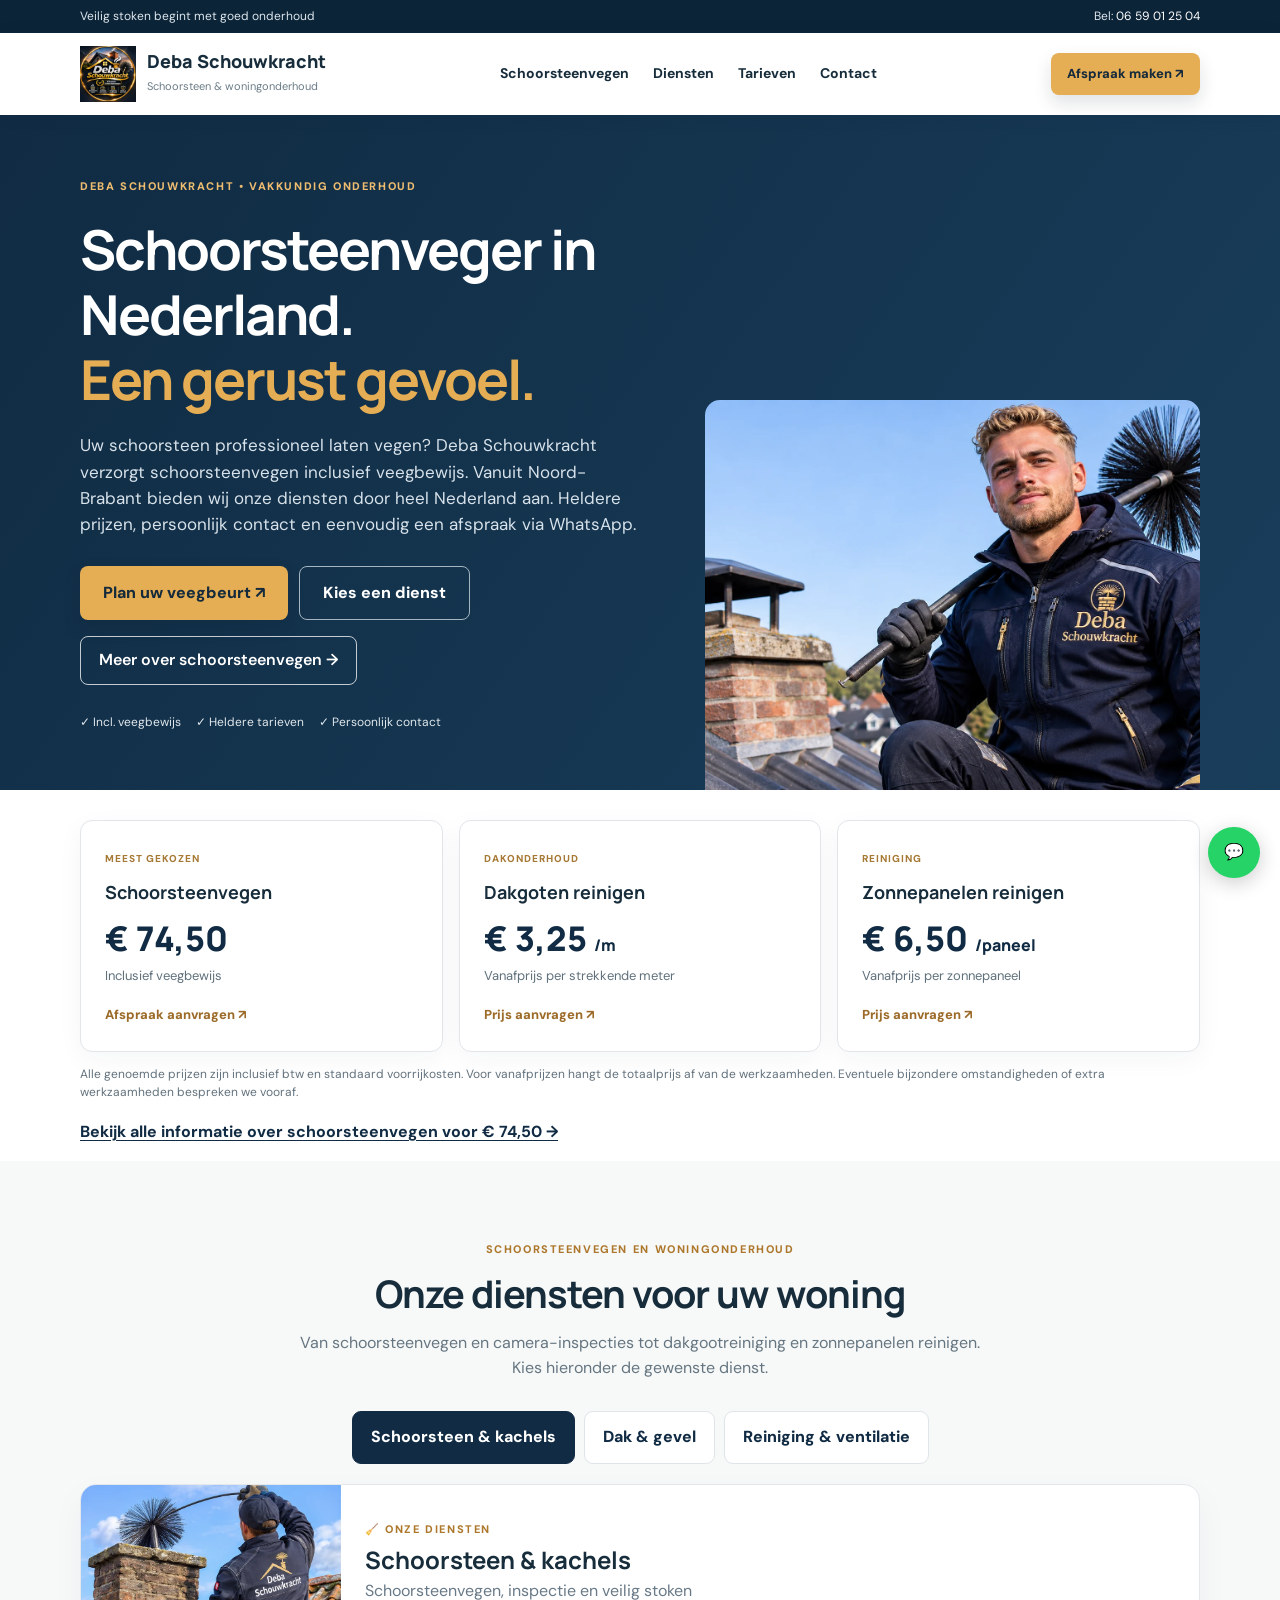
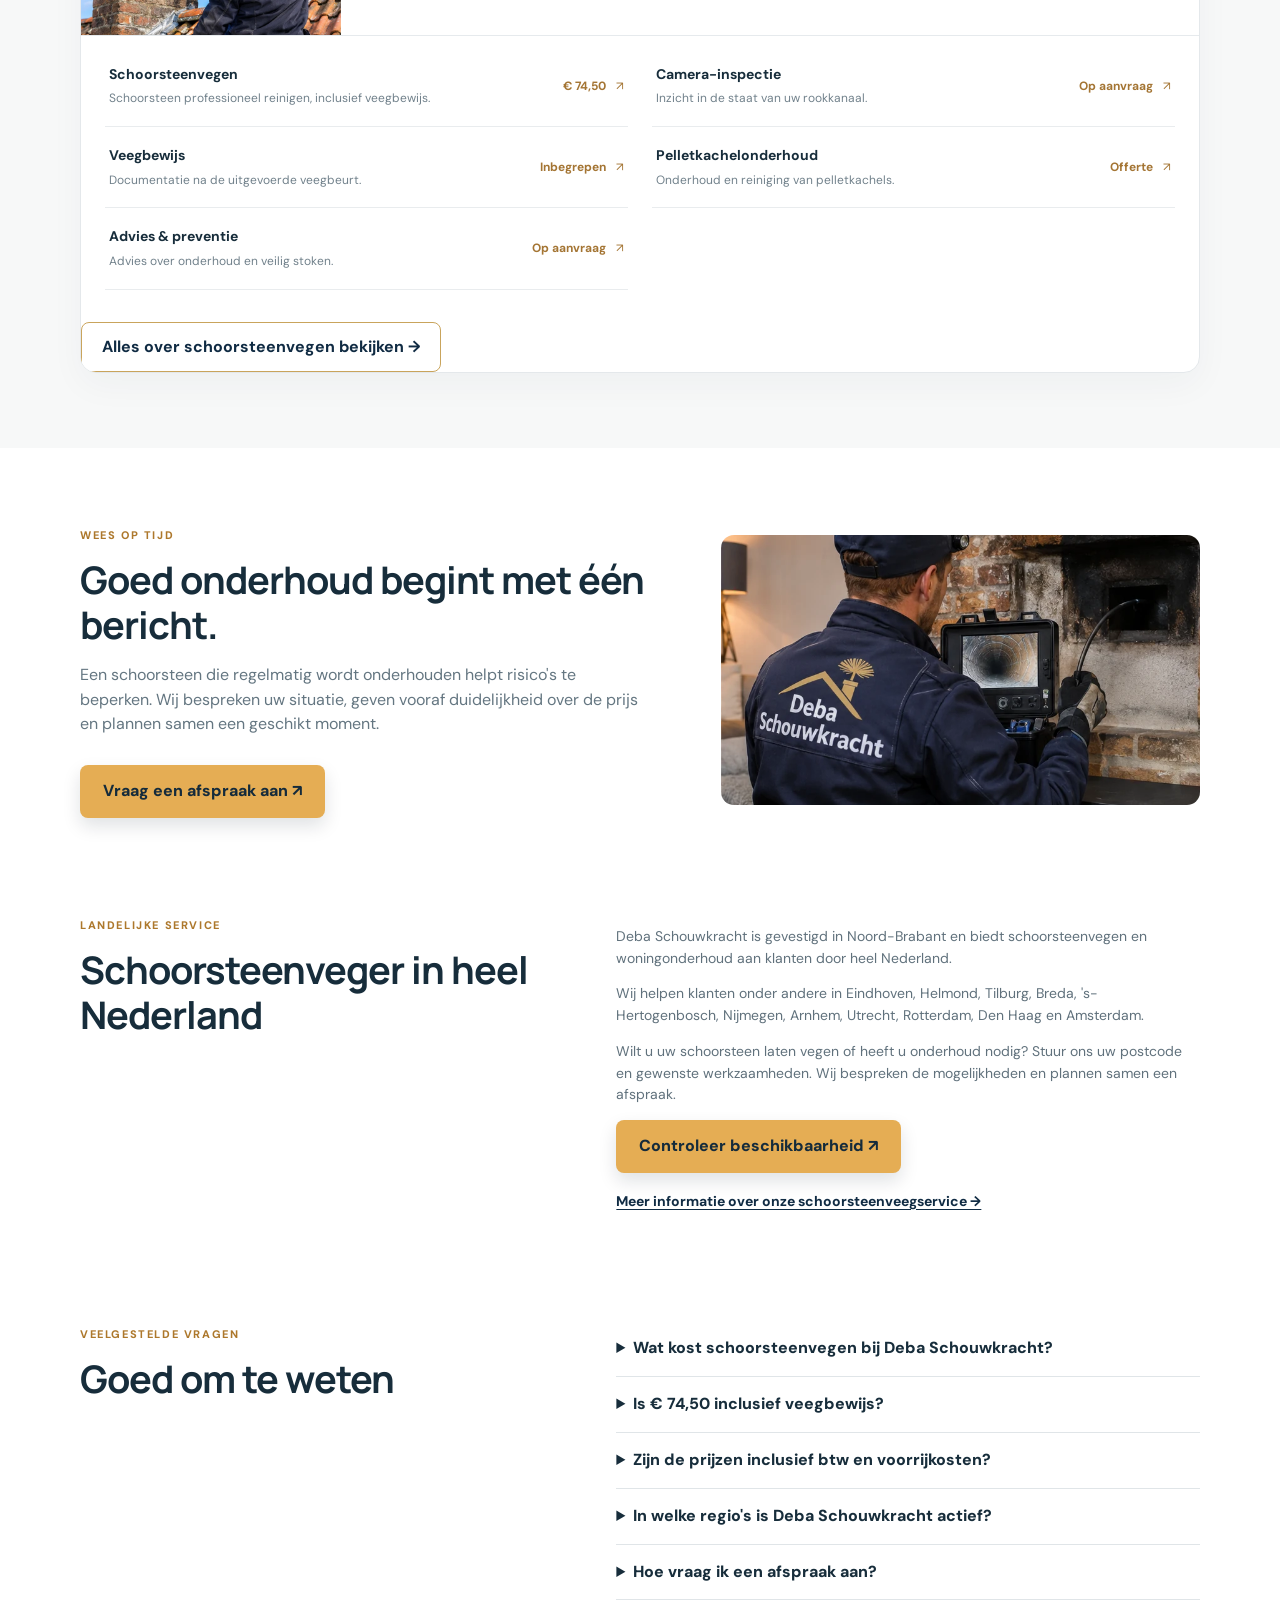
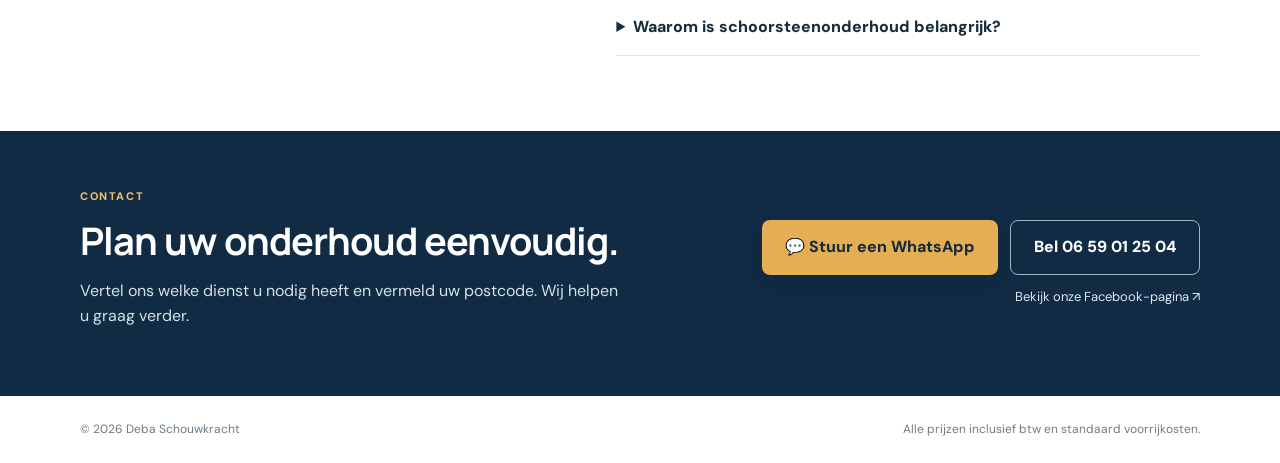
<file: index.html>
<!doctype html>
<html lang="nl">
<head>
  <meta charset="utf-8">
  <meta name="viewport" content="width=device-width, initial-scale=1">
  <meta name="theme-color" content="#102b43">

  <!-- SEO -->
  <title>Schoorsteenveger Nederland | Deba Schouwkracht</title>
  <meta name="description" content="Schoorsteen laten vegen? Deba Schouwkracht verzorgt schoorsteenvegen inclusief veegbewijs voor € 74,50. Vanuit Noord-Brabant actief door heel Nederland.">
  <meta name="robots" content="index, follow, max-image-preview:large">
  <link rel="canonical" href="https://debaschouwkracht.nl/">

  <!-- Social media -->
  <meta property="og:type" content="website">
  <meta property="og:locale" content="nl_NL">
  <meta property="og:site_name" content="Deba Schouwkracht">
  <meta property="og:title" content="Schoorsteenveger Nederland | Deba Schouwkracht">
  <meta property="og:description" content="Professioneel schoorsteenvegen inclusief veegbewijs. Ook dakgoten, zonnepanelen en woningonderhoud. Vraag eenvoudig een afspraak aan.">
  <meta property="og:url" content="https://debaschouwkracht.nl/">
  <meta property="og:image" content="https://debaschouwkracht.nl/assets/deba-monteur.webp">
  <meta name="twitter:card" content="summary_large_image">

  <link rel="icon" href="assets/favicon.svg">
  <link rel="stylesheet" href="style.css">

  <!-- Aanvullende opmaak voor de nieuwe paginalinks -->
  <style>
    .seo-service-link {
      display: inline-flex;
      align-items: center;
      justify-content: center;
      gap: 8px;
      margin-top: 14px;
      padding: 12px 20px;
      border: 1px solid #c9a45c;
      border-radius: 8px;
      color: #102b43;
      background: #fff;
      font-weight: 700;
      text-decoration: none;
      transition: background .2s ease, color .2s ease;
    }

    .seo-service-link:hover,
    .seo-service-link:focus-visible {
      background: #102b43;
      color: #fff;
    }

    .seo-hero-link {
      display: inline-flex;
      align-items: center;
      justify-content: center;
      margin-top: 16px;
      padding: 11px 18px;
      border: 1px solid rgba(255,255,255,.75);
      border-radius: 8px;
      color: #fff;
      font-weight: 600;
      text-decoration: none;
      transition: background .2s ease;
    }

    .seo-hero-link:hover,
    .seo-hero-link:focus-visible {
      background: rgba(255,255,255,.15);
    }

    .seo-more {
      margin-top: 18px;
    }

    .seo-more a {
      color: #102b43;
      font-weight: 700;
      text-decoration: underline;
      text-underline-offset: 3px;
    }

    @media (max-width: 768px) {
      .seo-hero-link {
        width: 100%;
        box-sizing: border-box;
      }

      .seo-service-link {
        width: 100%;
        box-sizing: border-box;
      }
    }
  </style>

  <!-- Google structured data -->
  <script type="application/ld+json">
  {
    "@context": "https://schema.org",
    "@type": "HomeAndConstructionBusiness",
    "@id": "https://debaschouwkracht.nl/#bedrijf",
    "name": "Deba Schouwkracht",
    "url": "https://debaschouwkracht.nl/",
    "description": "Schoorsteenvegen, schoorsteeninspectie, dakgootreiniging, zonnepanelen reinigen en woningonderhoud.",
    "image": "https://debaschouwkracht.nl/assets/deba-monteur.webp",
    "logo": "https://debaschouwkracht.nl/assets/logo.webp",
    "telephone": "+31659012504",
    "priceRange": "€€",
    "address": {
      "@type": "PostalAddress",
      "addressRegion": "Noord-Brabant",
      "addressCountry": "NL"
    },
    "areaServed": {
      "@type": "Country",
      "name": "Nederland"
    },
    "sameAs": [
      "https://www.facebook.com/share/1KygnqTtFA/"
    ],
    "hasOfferCatalog": {
      "@type": "OfferCatalog",
      "name": "Diensten Deba Schouwkracht",
      "itemListElement": [
        {
          "@type": "OfferCatalog",
          "name": "Schoorsteen en kachels"
        },
        {
          "@type": "OfferCatalog",
          "name": "Dak en gevel"
        },
        {
          "@type": "OfferCatalog",
          "name": "Reiniging en ventilatie"
        }
      ]
    }
  }
  </script>
</head>

<body>

<div class="topline">
  <div class="container">
    Veilig stoken begint met goed onderhoud
    <span>
      Bel: <a href="tel:+31659012504">06 59 01 25 04</a>
    </span>
  </div>
</div>

<header class="header">
  <div class="container nav">

    <a class="brand" href="#top">
      <img src="assets/logo.webp"
           alt="Deba Schouwkracht logo"
           width="72"
           height="72">
      <span>
        <b>Deba Schouwkracht</b>
        <small>Schoorsteen & woningonderhoud</small>
      </span>
    </a>

    <nav aria-label="Hoofdnavigatie">
      <a href="schoorsteenvegen.html">Schoorsteenvegen</a>
      <a href="#diensten">Diensten</a>
      <a href="#prijzen">Tarieven</a>
      <a href="#contact">Contact</a>
    </nav>

    <a class="btn small"
       href="https://wa.me/31659012504"
       target="_blank"
       rel="noopener">
      Afspraak maken ↗
    </a>

  </div>
</header>

<main id="top">

  <!-- HERO -->
  <section class="hero">
    <div class="container hero-grid">

      <div class="hero-text">

        <span class="eyebrow light-eyebrow">
          DEBA SCHOUWKRACHT • VAKKUNDIG ONDERHOUD
        </span>

        <h1>
          Schoorsteenveger in Nederland.<br>
          <em>Een gerust gevoel.</em>
        </h1>

        <p>
          Uw schoorsteen professioneel laten vegen?
          Deba Schouwkracht verzorgt schoorsteenvegen
          inclusief veegbewijs. Vanuit Noord-Brabant
          bieden wij onze diensten door heel Nederland aan.
          Heldere prijzen, persoonlijk contact en eenvoudig
          een afspraak via WhatsApp.
        </p>

        <div class="hero-actions">

          <a class="btn"
             href="https://wa.me/31659012504?text=Goedendag%2C%20ik%20wil%20een%20veegbeurt%20inplannen."
             target="_blank"
             rel="noopener">
            Plan uw veegbeurt ↗
          </a>

          <a class="btn outline" href="#dienstencategorieen">
            Kies een dienst
          </a>

        </div>

        <!-- NIEUW: zichtbare link naar de SEO-pagina -->
        <a class="seo-hero-link"
           href="schoorsteenvegen.html">
          Meer over schoorsteenvegen →
        </a>

        <div class="trust">
          <span>✓ Incl. veegbewijs</span>
          <span>✓ Heldere tarieven</span>
          <span>✓ Persoonlijk contact</span>
        </div>

      </div>

      <div class="hero-photo">
        <img src="assets/deba-monteur.webp"
             alt="Schoorsteenveger van Deba Schouwkracht met professionele schoorsteenveegborstel"
             fetchpriority="high">
      </div>

    </div>
  </section>

  <!-- PRIJZEN -->
  <section class="prices container" id="prijzen">

    <div class="price-card">
      <span>MEEST GEKOZEN</span>
      <h3>Schoorsteenvegen</h3>
      <strong>€ 74,50</strong>
      <p>Inclusief veegbewijs</p>

      <a href="https://wa.me/31659012504?text=Ik%20wil%20een%20schoorsteenveegbeurt%20aanvragen"
         target="_blank"
         rel="noopener">
        Afspraak aanvragen ↗
      </a>
    </div>

    <div class="price-card">
      <span>DAKONDERHOUD</span>
      <h3>Dakgoten reinigen</h3>
      <strong>€ 3,25 <small>/m</small></strong>
      <p>Vanafprijs per strekkende meter</p>

      <a href="https://wa.me/31659012504?text=Ik%20wil%20mijn%20dakgoten%20laten%20reinigen"
         target="_blank"
         rel="noopener">
        Prijs aanvragen ↗
      </a>
    </div>

    <div class="price-card">
      <span>REINIGING</span>
      <h3>Zonnepanelen reinigen</h3>
      <strong>€ 6,50 <small>/paneel</small></strong>
      <p>Vanafprijs per zonnepaneel</p>

      <a href="https://wa.me/31659012504?text=Ik%20wil%20mijn%20zonnepanelen%20laten%20reinigen"
         target="_blank"
         rel="noopener">
        Prijs aanvragen ↗
      </a>
    </div>

  </section>

  <div class="container">
    <p class="price-note">
      Alle genoemde prijzen zijn inclusief btw en standaard
      voorrijkosten. Voor vanafprijzen hangt de totaalprijs
      af van de werkzaamheden. Eventuele bijzondere
      omstandigheden of extra werkzaamheden bespreken
      we vooraf.
    </p>

    <p class="seo-more">
      <a href="schoorsteenvegen.html">
        Bekijk alle informatie over schoorsteenvegen voor € 74,50 →
      </a>
    </p>
  </div>

  <!-- DIENSTEN -->
  <section class="services" id="diensten">
    <div class="container">

      <div class="section-title">
        <span class="eyebrow">
          SCHOORSTEENVEGEN EN WONINGONDERHOUD
        </span>

        <h2>Onze diensten voor uw woning</h2>

        <p>
          Van schoorsteenvegen en camera-inspecties tot
          dakgootreiniging en zonnepanelen reinigen.
          Kies hieronder de gewenste dienst.
        </p>
      </div>

      <div class="tabs"
           id="dienstencategorieen"
           role="tablist"
           aria-label="Dienstencategorieën">

        <button class="tab active"
                type="button"
                role="tab"
                id="dienst-tab-0"
                aria-controls="dienst-paneel-0"
                aria-selected="true"
                data-tab="0">
          <span class="tab-full">Schoorsteen &amp; kachels</span>
          <span class="tab-short" aria-hidden="true">Schoorsteen</span>
        </button>

        <button class="tab"
                type="button"
                role="tab"
                id="dienst-tab-1"
                aria-controls="dienst-paneel-1"
                aria-selected="false"
                tabindex="-1"
                data-tab="1">
          <span class="tab-full">Dak &amp; gevel</span>
          <span class="tab-short" aria-hidden="true">Dak &amp; gevel</span>
        </button>

        <button class="tab"
                type="button"
                role="tab"
                id="dienst-tab-2"
                aria-controls="dienst-paneel-2"
                aria-selected="false"
                tabindex="-1"
                data-tab="2">
          <span class="tab-full">Reiniging &amp; ventilatie</span>
          <span class="tab-short" aria-hidden="true">Reiniging</span>
        </button>

      </div>

      <!-- SCHOORSTEEN EN KACHELS -->
      <section class="category-panel" data-category="0" id="dienst-paneel-0" role="tabpanel" aria-labelledby="dienst-tab-0">

        <div class="category-intro">
          <img src="assets/schoorsteenvegen.webp"
               alt="Professioneel schoorsteenvegen"
               loading="lazy">

          <div>
            <span class="eyebrow">🧹 ONZE DIENSTEN</span>
            <h3>Schoorsteen & kachels</h3>
            <p>Schoorsteenvegen, inspectie en veilig stoken</p>
          </div>
        </div>

        <div class="service-list">

          <a class="service-line"
             href="https://wa.me/31659012504?text=Goedendag%20Deba%20Schouwkracht%2C%20ik%20wil%20informatie%20over%20Schoorsteenvegen.%20Mijn%20postcode%20is%3A%20"
             target="_blank"
             rel="noopener">
            <span>
              <strong>Schoorsteenvegen</strong>
              <small>
                Schoorsteen professioneel reinigen,
                inclusief veegbewijs.
              </small>
            </span>
            <span class="line-right">
              <b>€ 74,50</b>
              <span aria-hidden="true">↗</span>
            </span>
          </a>

          <a class="service-line"
             href="https://wa.me/31659012504?text=Goedendag%20Deba%20Schouwkracht%2C%20ik%20wil%20informatie%20over%20Camera-inspectie.%20Mijn%20postcode%20is%3A%20"
             target="_blank"
             rel="noopener">
            <span>
              <strong>Camera-inspectie</strong>
              <small>Inzicht in de staat van uw rookkanaal.</small>
            </span>
            <span class="line-right">
              <b>Op aanvraag</b>
              <span aria-hidden="true">↗</span>
            </span>
          </a>

          <a class="service-line"
             href="https://wa.me/31659012504?text=Goedendag%20Deba%20Schouwkracht%2C%20ik%20wil%20informatie%20over%20Veegbewijs.%20Mijn%20postcode%20is%3A%20"
             target="_blank"
             rel="noopener">
            <span>
              <strong>Veegbewijs</strong>
              <small>Documentatie na de uitgevoerde veegbeurt.</small>
            </span>
            <span class="line-right">
              <b>Inbegrepen</b>
              <span aria-hidden="true">↗</span>
            </span>
          </a>

          <a class="service-line"
             href="https://wa.me/31659012504?text=Goedendag%20Deba%20Schouwkracht%2C%20ik%20wil%20informatie%20over%20Pelletkachelonderhoud.%20Mijn%20postcode%20is%3A%20"
             target="_blank"
             rel="noopener">
            <span>
              <strong>Pelletkachelonderhoud</strong>
              <small>Onderhoud en reiniging van pelletkachels.</small>
            </span>
            <span class="line-right">
              <b>Offerte</b>
              <span aria-hidden="true">↗</span>
            </span>
          </a>

          <a class="service-line"
             href="https://wa.me/31659012504?text=Goedendag%20Deba%20Schouwkracht%2C%20ik%20wil%20informatie%20over%20Advies%20%26%20preventie.%20Mijn%20postcode%20is%3A%20"
             target="_blank"
             rel="noopener">
            <span>
              <strong>Advies & preventie</strong>
              <small>Advies over onderhoud en veilig stoken.</small>
            </span>
            <span class="line-right">
              <b>Op aanvraag</b>
              <span aria-hidden="true">↗</span>
            </span>
          </a>

        </div>

        <!-- NIEUW: interne link onder de diensten -->
        <a class="seo-service-link"
           href="schoorsteenvegen.html">
          Alles over schoorsteenvegen bekijken →
        </a>

      </section>

      <!-- DAK EN GEVEL -->
      <section class="category-panel"
               data-category="1" id="dienst-paneel-1" role="tabpanel" aria-labelledby="dienst-tab-1"
               hidden>

        <div class="category-intro">
          <img src="assets/omslag.webp"
               alt="Dak- en gevelonderhoud"
               loading="lazy">

          <div>
            <span class="eyebrow">🏠 ONZE DIENSTEN</span>
            <h3>Dak & gevel</h3>
            <p>Dakgoten, dakkapellen en onderhoud</p>
          </div>
        </div>

        <div class="service-list">

          <a class="service-line"
             href="https://wa.me/31659012504?text=Goedendag%20Deba%20Schouwkracht%2C%20ik%20wil%20informatie%20over%20Dakgoten%20reinigen.%20Mijn%20postcode%20is%3A%20"
             target="_blank"
             rel="noopener">
            <span>
              <strong>Dakgoten reinigen</strong>
              <small>Vuil en bladeren uit dakgoten verwijderen.</small>
            </span>
            <span class="line-right">
              <b>Vanaf € 3,25/m</b>
              <span aria-hidden="true">↗</span>
            </span>
          </a>

          <a class="service-line"
             href="https://wa.me/31659012504?text=Goedendag%20Deba%20Schouwkracht%2C%20ik%20wil%20informatie%20over%20Dakwerkzaamheden.%20Mijn%20postcode%20is%3A%20"
             target="_blank"
             rel="noopener">
            <span>
              <strong>Dakwerkzaamheden</strong>
              <small>Kleine dakwerkzaamheden en inspectie.</small>
            </span>
            <span class="line-right">
              <b>Offerte</b>
              <span aria-hidden="true">↗</span>
            </span>
          </a>

          <a class="service-line"
             href="https://wa.me/31659012504?text=Goedendag%20Deba%20Schouwkracht%2C%20ik%20wil%20informatie%20over%20Vogelpreventie.%20Mijn%20postcode%20is%3A%20"
             target="_blank"
             rel="noopener">
            <span>
              <strong>Vogelpreventie</strong>
              <small>Overlast en nestvorming helpen voorkomen.</small>
            </span>
            <span class="line-right">
              <b>Offerte</b>
              <span aria-hidden="true">↗</span>
            </span>
          </a>

          <a class="service-line"
             href="https://wa.me/31659012504?text=Goedendag%20Deba%20Schouwkracht%2C%20ik%20wil%20informatie%20over%20Dakkapel%20reinigen.%20Mijn%20postcode%20is%3A%20"
             target="_blank"
             rel="noopener">
            <span>
              <strong>Dakkapel reinigen</strong>
              <small>Buitenzijde van dakkapellen reinigen.</small>
            </span>
            <span class="line-right">
              <b>Offerte</b>
              <span aria-hidden="true">↗</span>
            </span>
          </a>

          <a class="service-line"
             href="https://wa.me/31659012504?text=Goedendag%20Deba%20Schouwkracht%2C%20ik%20wil%20informatie%20over%20Boeidelen%20reinigen.%20Mijn%20postcode%20is%3A%20"
             target="_blank"
             rel="noopener">
            <span>
              <strong>Boeidelen reinigen</strong>
              <small>Boeidelen en dakranden reinigen.</small>
            </span>
            <span class="line-right">
              <b>Offerte</b>
              <span aria-hidden="true">↗</span>
            </span>
          </a>

        </div>
      </section>

      <!-- REINIGING EN VENTILATIE -->
      <section class="category-panel"
               data-category="2" id="dienst-paneel-2" role="tabpanel" aria-labelledby="dienst-tab-2"
               hidden>

        <div class="category-intro">
          <img src="assets/advies-preventie.webp"
               alt="Reiniging en ventilatieonderhoud"
               loading="lazy">

          <div>
            <span class="eyebrow">✨ ONZE DIENSTEN</span>
            <h3>Reiniging & ventilatie</h3>
            <p>Zonnepanelen en reinigingswerk</p>
          </div>
        </div>

        <div class="service-list">

          <a class="service-line"
             href="https://wa.me/31659012504?text=Goedendag%20Deba%20Schouwkracht%2C%20ik%20wil%20informatie%20over%20Zonnepanelen%20reinigen.%20Mijn%20postcode%20is%3A%20"
             target="_blank"
             rel="noopener">
            <span>
              <strong>Zonnepanelen reinigen</strong>
              <small>Zorgvuldige reiniging van zonnepanelen.</small>
            </span>
            <span class="line-right">
              <b>Vanaf € 6,50/paneel</b>
              <span aria-hidden="true">↗</span>
            </span>
          </a>

          <a class="service-line"
             href="https://wa.me/31659012504?text=Goedendag%20Deba%20Schouwkracht%2C%20ik%20wil%20informatie%20over%20Mechanische%20ventilatie%20reinigen.%20Mijn%20postcode%20is%3A%20"
             target="_blank"
             rel="noopener">
            <span>
              <strong>Mechanische ventilatie reinigen</strong>
              <small>Ventilatieonderdelen en -kanalen reinigen.</small>
            </span>
            <span class="line-right">
              <b>Offerte</b>
              <span aria-hidden="true">↗</span>
            </span>
          </a>

          <a class="service-line"
             href="https://wa.me/31659012504?text=Goedendag%20Deba%20Schouwkracht%2C%20ik%20wil%20informatie%20over%20Algemene%20reiniging.%20Mijn%20postcode%20is%3A%20"
             target="_blank"
             rel="noopener">
            <span>
              <strong>Algemene reiniging</strong>
              <small>Overige reinigingswerkzaamheden op aanvraag.</small>
            </span>
            <span class="line-right">
              <b>Offerte</b>
              <span aria-hidden="true">↗</span>
            </span>
          </a>

        </div>
      </section>

    </div>
  </section>

  <!-- OVER ONS -->
  <section class="about">
    <div class="container about-grid">

      <div>
        <span class="eyebrow">WEES OP TIJD</span>

        <h2>Goed onderhoud begint met één bericht.</h2>

        <p>
          Een schoorsteen die regelmatig wordt onderhouden
          helpt risico's te beperken. Wij bespreken uw situatie,
          geven vooraf duidelijkheid over de prijs en plannen
          samen een geschikt moment.
        </p>

        <a class="btn"
           href="https://wa.me/31659012504"
           target="_blank"
           rel="noopener">
          Vraag een afspraak aan ↗
        </a>
      </div>

      <img src="assets/camera-inspectie.webp"
           alt="Camera-inspectie van een schoorsteen"
           loading="lazy">

    </div>
  </section>

  <!-- LANDELIJK WERKGEBIED -->
  <section class="faq container" id="werkgebied">

    <div>
      <span class="eyebrow">LANDELIJKE SERVICE</span>
      <h2>Schoorsteenveger in heel Nederland</h2>
    </div>

    <div>
      <p>
        Deba Schouwkracht is gevestigd in Noord-Brabant
        en biedt schoorsteenvegen en woningonderhoud
        aan klanten door heel Nederland.
      </p>

      <p>
        Wij helpen klanten onder andere in Eindhoven,
        Helmond, Tilburg, Breda, 's-Hertogenbosch,
        Nijmegen, Arnhem, Utrecht, Rotterdam,
        Den Haag en Amsterdam.
      </p>

      <p>
        Wilt u uw schoorsteen laten vegen of heeft u
        onderhoud nodig? Stuur ons uw postcode en
        gewenste werkzaamheden. Wij bespreken de
        mogelijkheden en plannen samen een afspraak.
      </p>

      <a class="btn"
         href="https://wa.me/31659012504?text=Goedendag%2C%20ik%20wil%20graag%20een%20afspraak%20aanvragen.%20Mijn%20postcode%20is%3A%20"
         target="_blank"
         rel="noopener">
        Controleer beschikbaarheid ↗
      </a>

      <p class="seo-more">
        <a href="schoorsteenvegen.html">
          Meer informatie over onze schoorsteenveegservice →
        </a>
      </p>
    </div>

  </section>

  <!-- FAQ -->
  <section class="faq container">

    <div>
      <span class="eyebrow">VEELGESTELDE VRAGEN</span>
      <h2>Goed om te weten</h2>
    </div>

    <div>

      <details>
        <summary>Wat kost schoorsteenvegen bij Deba Schouwkracht?</summary>
        <p>
          Schoorsteenvegen inclusief veegbewijs kost
          € 74,50, inclusief btw en standaard voorrijkosten.
          Bij bijzondere omstandigheden of meerwerk
          bespreken wij de kosten vooraf.
        </p>
      </details>

      <details>
        <summary>Is € 74,50 inclusief veegbewijs?</summary>
        <p>
          Ja, schoorsteenvegen inclusief veegbewijs
          kost € 74,50.
        </p>
      </details>

      <details>
        <summary>Zijn de prijzen inclusief btw en voorrijkosten?</summary>
        <p>
          Ja. De genoemde prijzen zijn inclusief btw en
          standaard voorrijkosten. Bij afwijkende
          omstandigheden of meerwerk bespreken wij
          de totale kosten vooraf.
        </p>
      </details>

      <details>
        <summary>In welke regio's is Deba Schouwkracht actief?</summary>
        <p>
          Wij zijn gevestigd in Noord-Brabant en bieden
          onze diensten door heel Nederland aan.
          Neem contact op met uw postcode om de
          mogelijkheden te bespreken.
        </p>
      </details>

      <details>
        <summary>Hoe vraag ik een afspraak aan?</summary>
        <p>
          Stuur een WhatsApp-bericht met uw postcode
          en de gewenste dienst. Wij bespreken vervolgens
          de mogelijkheden.
        </p>
      </details>

      <details>
        <summary>Waarom is schoorsteenonderhoud belangrijk?</summary>
        <p>
          Regelmatig onderhoud helpt ophoping van roet
          en andere vervuiling te beperken. Dit kan
          bijdragen aan veiliger gebruik van uw
          schoorsteen en rookkanaal.
        </p>
      </details>

    </div>
  </section>

  <!-- CONTACT -->
  <section class="contact" id="contact">
    <div class="container contact-grid">

      <div>
        <span class="eyebrow light-eyebrow">CONTACT</span>
        <h2>Plan uw onderhoud eenvoudig.</h2>

        <p>
          Vertel ons welke dienst u nodig heeft en
          vermeld uw postcode. Wij helpen u graag verder.
        </p>
      </div>

      <div class="contact-actions">

        <a class="btn"
           href="https://wa.me/31659012504?text=Goedendag%20Deba%20Schouwkracht%2C%20ik%20wil%20een%20afspraak%20aanvragen.%0ADienst%3A%0APostcode%3A%20"
           target="_blank"
           rel="noopener">
          💬 Stuur een WhatsApp
        </a>

        <a class="btn outline" href="tel:+31659012504">
          Bel 06 59 01 25 04
        </a>

        <a class="fb"
           href="https://www.facebook.com/share/1KygnqTtFA/?mibextid=wwXIfr"
           target="_blank"
           rel="noopener">
          Bekijk onze Facebook-pagina ↗
        </a>

      </div>

    </div>
  </section>

</main>

<footer>
  <div class="container footer">
    <span>
      © <span id="year">2026</span> Deba Schouwkracht
    </span>
    <span>
      Alle prijzen inclusief btw en standaard voorrijkosten.
    </span>
  </div>
</footer>

<a class="floating"
   href="https://wa.me/31659012504"
   target="_blank"
   rel="noopener"
   aria-label="WhatsApp openen">💬</a>

<script src="script.js"></script>

</body>
</html>
</file>
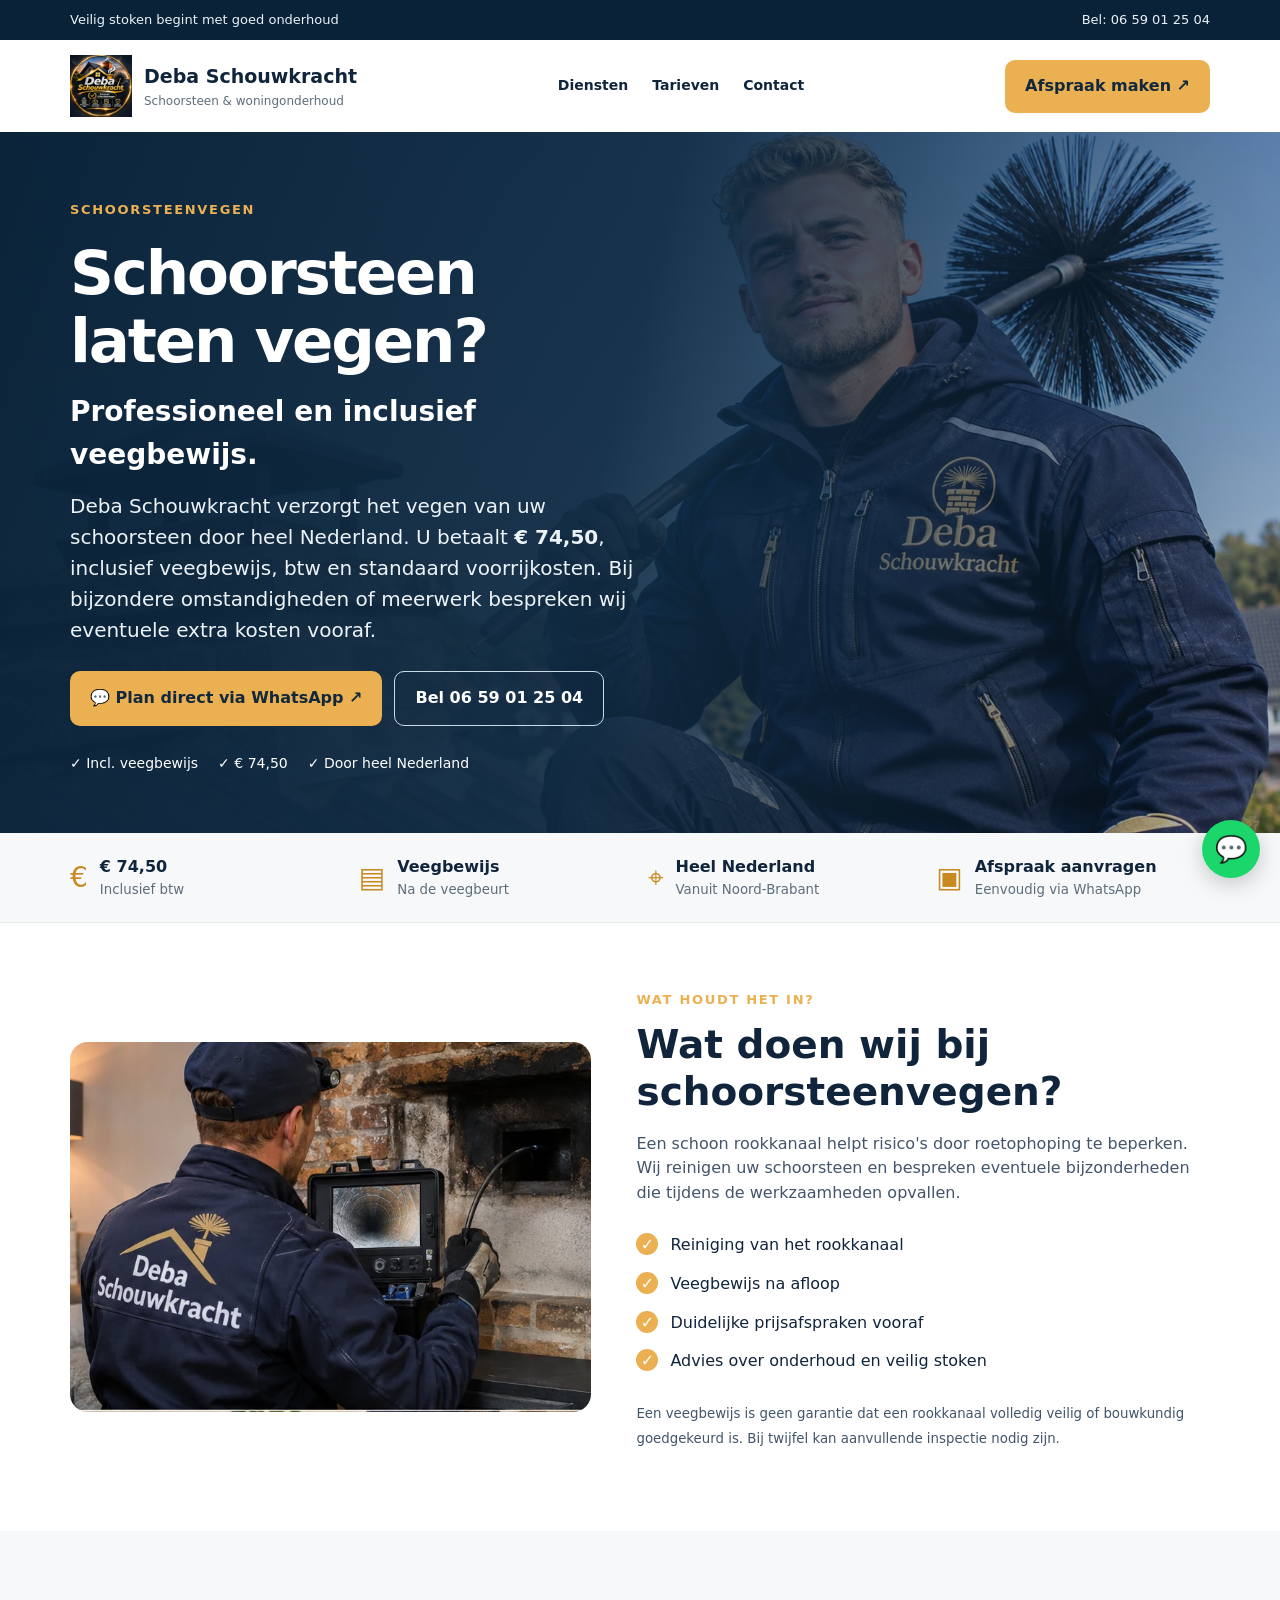
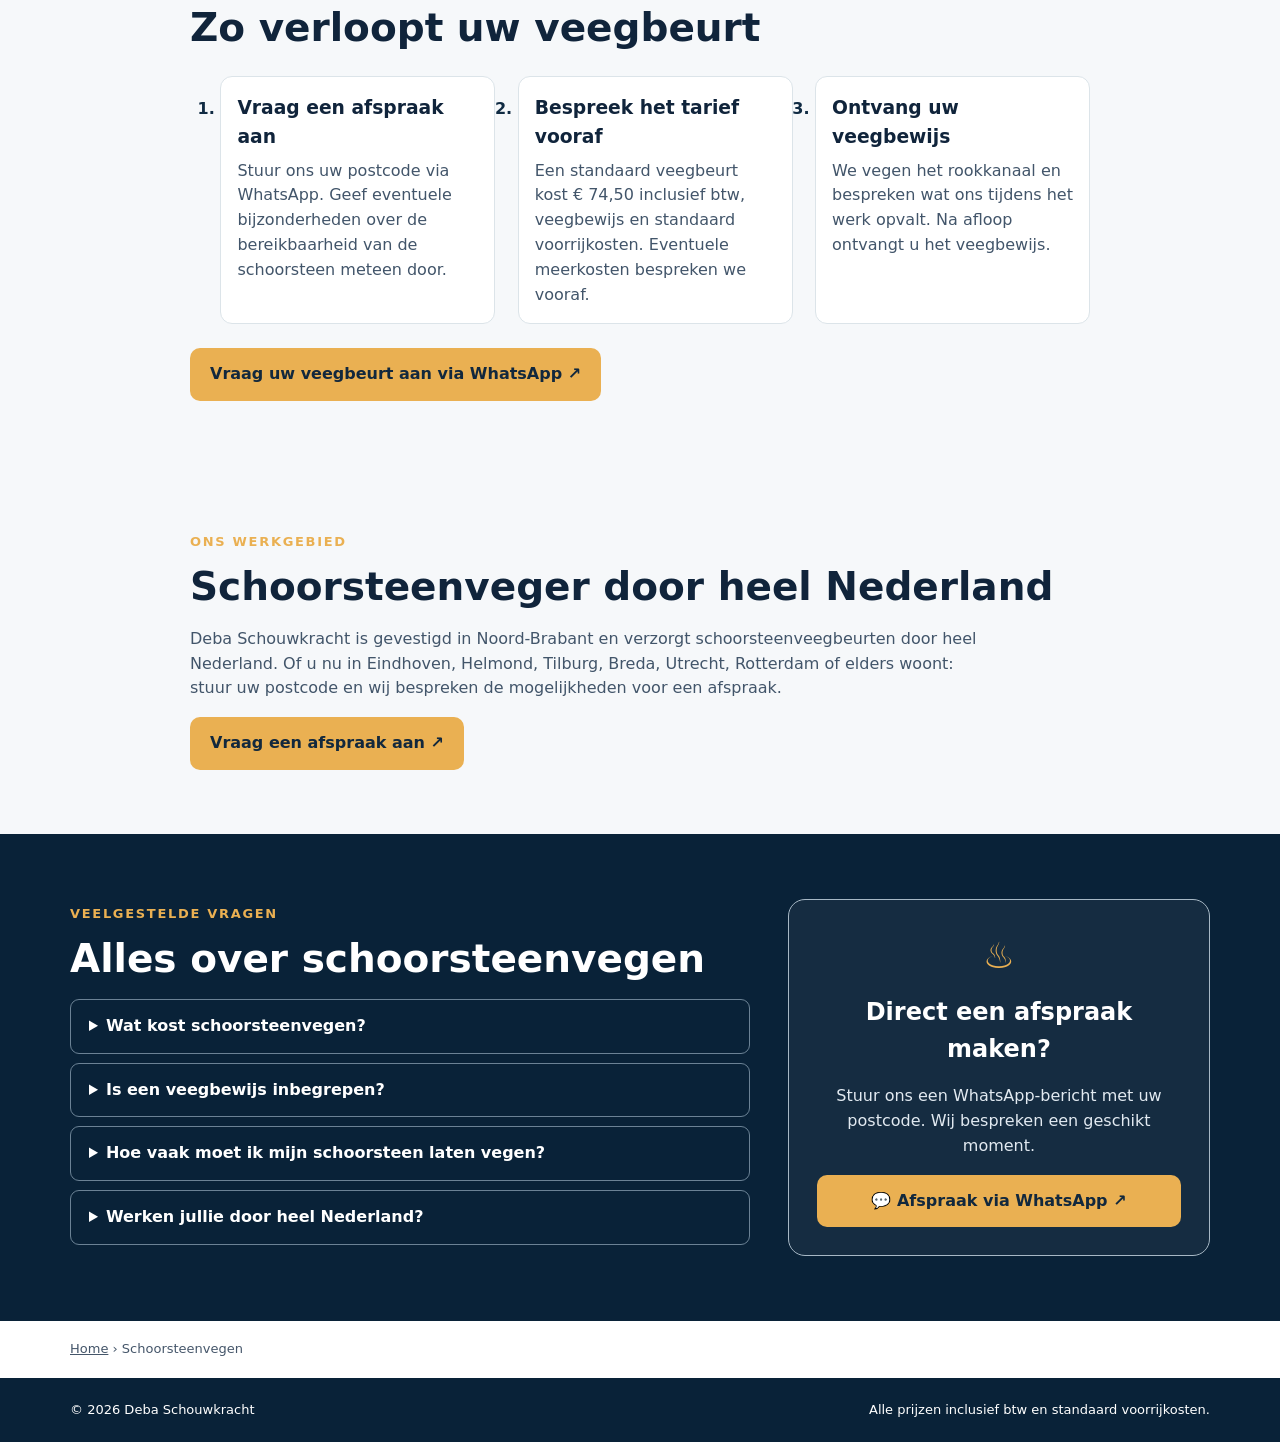
<file: schoorsteenvegen.html>
<!doctype html>
<html lang="nl">
<head>
<meta charset="utf-8">
<meta name="viewport" content="width=device-width,initial-scale=1">
<meta name="theme-color" content="#102b43">
<title>Schoorsteen laten vegen € 74,50 | Deba Schouwkracht</title>
<meta name="description" content="Schoorsteen laten vegen voor € 74,50 inclusief btw, veegbewijs en standaard voorrijkosten. Deba Schouwkracht werkt door heel Nederland. Plan via WhatsApp.">
<meta name="robots" content="index,follow,max-image-preview:large">
<link rel="canonical" href="https://debaschouwkracht.nl/schoorsteenvegen.html">
<meta property="og:type" content="website"><meta property="og:locale" content="nl_NL"><meta property="og:title" content="Schoorsteen laten vegen voor € 74,50 | Deba Schouwkracht"><meta property="og:description" content="Professioneel schoorsteenvegen inclusief veegbewijs, btw en standaard voorrijkosten. Door heel Nederland."><meta property="og:url" content="https://debaschouwkracht.nl/schoorsteenvegen.html"><meta property="og:image" content="https://debaschouwkracht.nl/assets/deba-monteur.webp">
<link rel="icon" href="assets/favicon.svg">
<style>
:root{--navy:#102b43;--deep:#092238;--gold:#eab052;--ink:#10243b;--muted:#5e6d7b;--line:#dce4e9}*{box-sizing:border-box}html{scroll-behavior:smooth}body{margin:0;font-family:system-ui,-apple-system,BlinkMacSystemFont,"Segoe UI",sans-serif;color:var(--ink);line-height:1.55;background:#fff}a{color:inherit}.container{width:min(1140px,calc(100% - 36px));margin:auto}.top{background:var(--deep);color:#eaf2f8;font-size:13px}.top .container{display:flex;justify-content:space-between;gap:12px;padding:10px 0}.top a{text-decoration:none}.nav{display:flex;align-items:center;justify-content:space-between;gap:16px;padding:15px 0}.brand{display:flex;align-items:center;gap:12px;text-decoration:none}.brand img{width:62px;height:62px;object-fit:contain}.brand strong{display:block;font-size:19px}.brand small{display:block;color:var(--muted);font-size:12px}.navlinks{display:flex;gap:24px;align-items:center}.navlinks a{text-decoration:none;font-weight:600;font-size:14px}.btn{display:inline-flex;align-items:center;justify-content:center;text-align:center;padding:14px 20px;border-radius:10px;text-decoration:none;font-weight:750;background:var(--gold);color:#12283d;min-height:48px}.btn:hover{filter:brightness(.96)}.btn-outline{border:1px solid #c9dbe7;background:transparent;color:#fff}.hero{background:linear-gradient(105deg,rgba(9,34,56,.99) 0%,rgba(16,43,67,.95) 47%,rgba(16,43,67,.25) 100%),url('assets/deba-monteur.webp') center 35%/cover;color:#fff}.hero-inner{padding:65px 0 58px;max-width:1140px}.hero-copy{max-width:590px}.eyebrow{color:var(--gold);font-size:13px;font-weight:850;letter-spacing:.13em}.hero h1{font-size:clamp(34px,5.3vw,61px);line-height:1.12;margin:17px 0 14px;letter-spacing:-.035em}.hero h2{font-size:clamp(20px,2.5vw,28px);margin:0 0 15px;font-weight:650}.hero p{font-size:clamp(16px,2vw,20px);color:#ecf3f8;margin:0 0 25px}.hero-actions{display:flex;flex-wrap:wrap;gap:12px}.trust{display:flex;flex-wrap:wrap;gap:10px 20px;margin-top:27px;font-size:14px}.features{background:#f6f8fa;border-bottom:1px solid #e8edf0}.feature-grid{display:grid;grid-template-columns:repeat(4,1fr);gap:15px;padding:22px 0}.feature{display:flex;align-items:center;gap:12px}.feature-icon{font-size:28px;color:#c88a20}.feature b{display:block}.feature small{display:block;color:var(--muted)}.section{padding:64px 0}.two-col{display:grid;grid-template-columns:1fr 1.1fr;gap:45px;align-items:center}.photo{width:100%;height:370px;object-fit:cover;border-radius:18px}.section h2,.faq h2{font-size:clamp(26px,3.2vw,39px);line-height:1.2;margin:10px 0 16px}.section p{color:#42556a}.checklist{list-style:none;padding:0;margin:20px 0}.checklist li{padding:7px 0}.checklist li:before{content:'✓';display:inline-grid;place-items:center;background:var(--gold);border-radius:50%;width:22px;height:22px;margin-right:12px;color:#fff;font-weight:800}.faq{background:var(--deep);color:white;padding:65px 0}.faq-grid{display:grid;grid-template-columns:1.45fr .9fr;gap:38px;align-items:center}.faq details{border:1px solid #6b8295;border-radius:9px;margin:9px 0;padding:14px 18px}.faq summary{cursor:pointer;font-weight:650}.faq details p{color:#d9e6ef;margin:10px 0 0}.cta{border:1px solid #a7b8c5;border-radius:17px;padding:28px;text-align:center;background:#ffffff0c}.cta .symbol{font-size:36px;color:var(--gold)}.cta h3{font-size:24px;margin:10px 0}.cta p{color:#e2eaf1}.cta .btn{width:100%}.area{background:#f6f8fa}.area .container{max-width:900px}.area p{max-width:800px}.breadcrumb{padding:18px 0;font-size:13px;color:#45566a}.breadcrumb a{text-decoration:underline}footer{background:var(--deep);color:#fff;padding:22px 0;font-size:13px}footer .container{display:flex;justify-content:space-between;gap:12px}.floating{position:fixed;bottom:22px;right:20px;background:#1bd66a;color:#052f19;text-decoration:none;border-radius:50%;width:58px;height:58px;display:grid;place-items:center;font-size:26px;box-shadow:0 6px 22px #0003;z-index:10}@media(max-width:760px){.container{width:min(100% - 32px,1140px)}.nav{gap:8px}.brand img{width:48px;height:48px}.brand strong{font-size:16px}.brand small{font-size:11px}.navlinks{display:none}.nav>.btn{padding:10px;font-size:12px;min-height:42px}.hero{background:linear-gradient(90deg,rgba(9,34,56,.96),rgba(9,34,56,.79)),url('assets/deba-monteur.webp') center/cover}.hero-inner{padding:50px 0}.hero-actions{flex-direction:column}.hero-actions .btn{width:100%}.feature-grid{grid-template-columns:1fr 1fr;gap:20px}.feature-icon{font-size:24px}.feature b{font-size:14px}.feature small{font-size:12px}.two-col,.faq-grid{grid-template-columns:1fr}.section,.faq{padding:46px 0}.photo{height:270px}.faq-grid{gap:18px}footer .container{flex-direction:column}.top .container{font-size:11px}}

.visit-steps {
  display: grid;
  grid-template-columns: repeat(3, minmax(0, 1fr));
  gap: 16px;
  padding-inline-start: 1.5rem;
  margin: 24px 0;
}
.visit-steps li {
  background: #fff;
  border: 1px solid var(--line);
  border-radius: 12px;
  padding: 16px;
  margin-inline-start: .4rem;
}
.visit-steps li::marker { color: var(--navy); font-weight: 750; }
.visit-steps h3 { margin: 0 0 8px; }
.visit-steps p { margin: 0; }
@media (max-width: 760px) {
  .visit-steps { grid-template-columns: 1fr; }
}
</style>
<script type="application/ld+json">{"@context":"https://schema.org","@type":"Service","name":"Schoorsteenvegen inclusief veegbewijs","serviceType":"Schoorsteenvegen","provider":{"@type":"HomeAndConstructionBusiness","name":"Deba Schouwkracht","url":"https://debaschouwkracht.nl/","telephone":"+31659012504"},"areaServed":{"@type":"Country","name":"Nederland"},"offers":{"@type":"Offer","price":"74.50","priceCurrency":"EUR","url":"https://debaschouwkracht.nl/schoorsteenvegen.html","description":"Inclusief btw, veegbewijs en standaard voorrijkosten; bijzonder meerwerk vooraf in overleg."}}</script>
</head>
<body>
<div class="top"><div class="container"><span>Veilig stoken begint met goed onderhoud</span><span>Bel: <a href="tel:+31659012504">06 59 01 25 04</a></span></div></div>
<header><div class="container nav"><a class="brand" href="/"><img src="assets/logo.webp" alt="Logo Deba Schouwkracht"><span><strong>Deba Schouwkracht</strong><small>Schoorsteen & woningonderhoud</small></span></a><nav class="navlinks" aria-label="Hoofdnavigatie"><a href="/#diensten">Diensten</a><a href="/#prijzen">Tarieven</a><a href="/#contact">Contact</a></nav><a class="btn" href="https://wa.me/31659012504?text=Goedendag%2C%20ik%20wil%20een%20schoorsteenveegbeurt%20aanvragen.%20Mijn%20postcode%20is%3A%20" target="_blank" rel="noopener">Afspraak maken ↗</a></div></header>
<main>
<section class="hero"><div class="container hero-inner"><div class="hero-copy"><span class="eyebrow">SCHOORSTEENVEGEN</span><h1>Schoorsteen laten vegen?</h1><h2>Professioneel en inclusief veegbewijs.</h2><p>Deba Schouwkracht verzorgt het vegen van uw schoorsteen door heel Nederland. U betaalt <strong>€ 74,50</strong>, inclusief veegbewijs, btw en standaard voorrijkosten. Bij bijzondere omstandigheden of meerwerk bespreken wij eventuele extra kosten vooraf.</p><div class="hero-actions"><a class="btn" href="https://wa.me/31659012504?text=Goedendag%2C%20ik%20wil%20een%20schoorsteenveegbeurt%20voor%20%E2%82%AC%2074%2C50%20aanvragen.%20Mijn%20postcode%20is%3A%20" target="_blank" rel="noopener">💬 Plan direct via WhatsApp ↗</a><a class="btn btn-outline" href="tel:+31659012504">Bel 06 59 01 25 04</a></div><div class="trust"><span>✓ Incl. veegbewijs</span><span>✓ € 74,50</span><span>✓ Door heel Nederland</span></div></div></div></section>
<section class="features"><div class="container feature-grid"><div class="feature"><span class="feature-icon">€</span><span><b>€ 74,50</b><small>Inclusief btw</small></span></div><div class="feature"><span class="feature-icon">▤</span><span><b>Veegbewijs</b><small>Na de veegbeurt</small></span></div><div class="feature"><span class="feature-icon">⌖</span><span><b>Heel Nederland</b><small>Vanuit Noord-Brabant</small></span></div><div class="feature"><span class="feature-icon">▣</span><span><b>Afspraak aanvragen</b><small>Eenvoudig via WhatsApp</small></span></div></div></section>
<section class="section"><div class="container two-col"><img class="photo" src="assets/camera-inspectie.webp" alt="Schoorsteeninspectie en onderhoud bij Deba Schouwkracht" loading="lazy"><div><span class="eyebrow">WAT HOUDT HET IN?</span><h2>Wat doen wij bij schoorsteenvegen?</h2><p>Een schoon rookkanaal helpt risico's door roetophoping te beperken. Wij reinigen uw schoorsteen en bespreken eventuele bijzonderheden die tijdens de werkzaamheden opvallen.</p><ul class="checklist"><li>Reiniging van het rookkanaal</li><li>Veegbewijs na afloop</li><li>Duidelijke prijsafspraken vooraf</li><li>Advies over onderhoud en veilig stoken</li></ul><p><small>Een veegbewijs is geen garantie dat een rookkanaal volledig veilig of bouwkundig goedgekeurd is. Bij twijfel kan aanvullende inspectie nodig zijn.</small></p></div></div></section>
<section class="section area" id="werkwijze" aria-labelledby="werkwijze-kop">
  <div class="container">
    <h2 id="werkwijze-kop">Zo verloopt uw veegbeurt</h2>
    <ol class="visit-steps">
      <li><h3>Vraag een afspraak aan</h3><p>Stuur ons uw postcode via WhatsApp. Geef eventuele bijzonderheden over de bereikbaarheid van de schoorsteen meteen door.</p></li>
      <li><h3>Bespreek het tarief vooraf</h3><p>Een standaard veegbeurt kost € 74,50 inclusief btw, veegbewijs en standaard voorrijkosten. Eventuele meerkosten bespreken we vooraf.</p></li>
      <li><h3>Ontvang uw veegbewijs</h3><p>We vegen het rookkanaal en bespreken wat ons tijdens het werk opvalt. Na afloop ontvangt u het veegbewijs.</p></li>
    </ol>
    <a class="btn" href="https://wa.me/31659012504?text=Goedendag%2C%20ik%20wil%20graag%20een%20veegbeurt%20aanvragen.%20Mijn%20postcode%20is%3A%20" target="_blank" rel="noopener">Vraag uw veegbeurt aan via WhatsApp ↗</a>
  </div>
</section>
<section class="section area"><div class="container"><span class="eyebrow">ONS WERKGEBIED</span><h2>Schoorsteenveger door heel Nederland</h2><p>Deba Schouwkracht is gevestigd in Noord-Brabant en verzorgt schoorsteenveegbeurten door heel Nederland. Of u nu in Eindhoven, Helmond, Tilburg, Breda, Utrecht, Rotterdam of elders woont: stuur uw postcode en wij bespreken de mogelijkheden voor een afspraak.</p><a class="btn" href="https://wa.me/31659012504?text=Goedendag%2C%20ik%20wil%20graag%20een%20veegbeurt%20aanvragen.%20Mijn%20postcode%20is%3A%20" target="_blank" rel="noopener">Vraag een afspraak aan ↗</a></div></section>
<section class="faq"><div class="container faq-grid"><div><span class="eyebrow">VEELGESTELDE VRAGEN</span><h2>Alles over schoorsteenvegen</h2><details><summary>Wat kost schoorsteenvegen?</summary><p>Een standaard schoorsteenveegbeurt kost € 74,50 inclusief btw, veegbewijs en standaard voorrijkosten. Bij bijzondere omstandigheden of extra werkzaamheden bespreken wij eventuele meerkosten vooraf.</p></details><details><summary>Is een veegbewijs inbegrepen?</summary><p>Ja, na de uitgevoerde veegbeurt ontvangt u een veegbewijs.</p></details><details><summary>Hoe vaak moet ik mijn schoorsteen laten vegen?</summary><p>Bij regelmatig gebruik is minstens één keer per jaar een gangbaar advies. Bij intensief gebruik kan vaker onderhoud nodig zijn. Volg ook de instructies van de fabrikant en uw verzekeraar.</p></details><details><summary>Werken jullie door heel Nederland?</summary><p>Ja. Deba Schouwkracht is gevestigd in Noord-Brabant en biedt schoorsteenvegen door heel Nederland aan. Vermeld uw postcode bij uw aanvraag.</p></details></div><aside class="cta"><div class="symbol">♨</div><h3>Direct een afspraak maken?</h3><p>Stuur ons een WhatsApp-bericht met uw postcode. Wij bespreken een geschikt moment.</p><a class="btn" href="https://wa.me/31659012504?text=Goedendag%20Deba%20Schouwkracht%2C%20ik%20wil%20een%20schoorsteenveegbeurt%20aanvragen.%0APostcode%3A%20" target="_blank" rel="noopener">💬 Afspraak via WhatsApp ↗</a></aside></div></section>
<div class="container breadcrumb"><a href="/">Home</a> › Schoorsteenvegen</div>
</main>
<footer><div class="container"><span>© <span id="year">2026</span> Deba Schouwkracht</span><span>Alle prijzen inclusief btw en standaard voorrijkosten.</span></div></footer>
<a class="floating" href="https://wa.me/31659012504" target="_blank" rel="noopener" aria-label="WhatsApp openen">💬</a>
<script>document.getElementById('year').textContent=new Date().getFullYear();</script>
</body></html>
</file>
<file: style.css>
@import url('https://fonts.googleapis.com/css2?family=DM+Sans:wght@400;500;600;700;800&family=Manrope:wght@500;600;700;800&display=swap');:root{--navy:#102b43;--navy2:#173a55;--gold:#e5ad54;--cream:#f7f8f8;--ink:#172d3b}*{box-sizing:border-box}html{scroll-behavior:smooth}body{margin:0;color:var(--ink);font:16px/1.55 'DM Sans',Arial,sans-serif}a{color:inherit;text-decoration:none}button{font:inherit}.container{width:min(1120px,calc(100% - 40px));margin:auto}.topline{background:#0c2438;color:#dce6ed;font-size:12px;padding:7px 0}.topline .container{display:flex;justify-content:space-between;gap:12px}.topline a{color:white}.header{background:white;position:sticky;top:0;z-index:10;box-shadow:0 2px 16px #102b4314}.nav{min-height:82px;display:flex;align-items:center;gap:25px;justify-content:space-between}.brand{display:flex;align-items:center;gap:11px;min-width:0}.brand img{width:56px;height:56px;object-fit:contain}.brand b{display:block;font:800 18px Manrope,Arial}.brand small{font-size:11px;color:#6b7c87}.nav nav{display:flex;gap:24px;font-weight:700;font-size:14px}.btn{display:inline-flex;align-items:center;justify-content:center;border-radius:8px;padding:14px 23px;background:var(--gold);color:#152b3b;font-weight:800;box-shadow:0 8px 18px #081a2520;text-align:center}.btn.small{font-size:13px;padding:11px 16px}.btn.outline{background:transparent;color:white;border:1px solid #a5b5c1;box-shadow:none}.hero{background:linear-gradient(125deg,#102b43,#193e5b);color:white;overflow:hidden}.hero-grid{display:grid;grid-template-columns:1.08fr .92fr;min-height:460px;gap:44px;align-items:center}.hero-text{padding:58px 0}.eyebrow{font-size:11px;font-weight:800;letter-spacing:1.6px;color:#ad782c}.light-eyebrow{color:#efbd70}h1,h2,h3{font-family:Manrope,Arial,sans-serif;line-height:1.18}h1{font-size:clamp(36px,4.3vw,59px);letter-spacing:-2px;margin:20px 0}h1 em{font-style:normal;color:var(--gold)}.hero p{font-size:17px;color:#d7e2ea;max-width:560px}.hero-actions{display:flex;gap:11px;flex-wrap:wrap;margin-top:28px}.trust{display:flex;gap:15px;flex-wrap:wrap;margin-top:28px;font-size:12px;color:#e0e8ec}.hero-photo{height:390px;position:relative;align-self:end}.hero-photo img{width:100%;height:100%;object-fit:cover;object-position:60% center;border-radius:15px 15px 0 0}.photo-label{position:absolute;bottom:12px;right:12px;background:#102b43c9;color:white;font-size:10px;padding:5px 9px;border-radius:4px}.prices{display:grid;grid-template-columns:repeat(3,1fr);gap:16px;margin-top:30px}.price-card{border:1px solid #e2e6e9;border-radius:12px;padding:24px;background:white;box-shadow:0 7px 26px #1c34480b}.price-card>span{color:#a67935;font-size:10px;font-weight:800;letter-spacing:1px}.price-card h3{font-size:18px;margin:12px 0}.price-card strong{font:800 34px Manrope;color:var(--navy)}.price-card strong small{font-size:16px}.price-card p{color:#60717c;font-size:13px;margin:5px 0 16px}.price-card a{font-weight:800;color:#9c6b29;font-size:13px}.price-note{font-size:12px;color:#63727d;margin:13px 0 0}.services{background:var(--cream);padding:75px 0}.section-title{text-align:center;max-width:680px;margin:0 auto 30px}.section-title h2,.about h2,.faq h2,.contact h2{font-size:clamp(27px,3vw,38px);letter-spacing:-1px;margin:10px 0}.section-title p{color:#657681}.tabs{display:flex;justify-content:center;gap:9px;flex-wrap:wrap;margin-bottom:20px}.tab{background:white;border:1px solid #dfe5e9;border-radius:9px;padding:13px 18px;cursor:pointer;font-weight:800;color:var(--navy)}.tab.active{background:var(--navy);color:white;border-color:var(--navy)}.category-panel{background:white;border:1px solid #e4e8eb;border-radius:16px;overflow:hidden;box-shadow:0 12px 35px #1c34480a}.category-panel[hidden]{display:none}.category-intro{display:grid;grid-template-columns:260px 1fr;align-items:center;gap:24px;border-bottom:1px solid #e6eaed}.category-intro img{height:150px;width:100%;object-fit:cover}.category-intro h3{font-size:24px;margin:5px 0}.category-intro p{margin:0;color:#687987}.service-list{display:grid;grid-template-columns:1fr 1fr;gap:0 24px;padding:10px 24px 18px}.service-line{display:flex;justify-content:space-between;align-items:center;gap:16px;padding:18px 4px;border-bottom:1px solid #e9ecee}.service-line strong{display:block;font-size:14px}.service-line small{display:block;color:#71818b;font-size:12px;margin-top:4px}.line-right{display:flex;align-items:center;gap:10px;white-space:nowrap;font-size:12px;color:#a47534}.line-right b{font-size:12px}.about{padding:74px 0}.about-grid{display:grid;grid-template-columns:1.1fr .9fr;align-items:center;gap:55px}.about-grid p{color:#647681;max-width:560px}.about-grid img{width:100%;height:270px;object-fit:cover;border-radius:13px}.about .btn{margin-top:12px}.faq{padding:20px 0 75px;display:grid;grid-template-columns:1fr 1.2fr;gap:50px}.faq details{border-bottom:1px solid #e0e5e8;padding:15px 0}.faq summary{cursor:pointer;font-weight:800}.faq p{color:#60717c;font-size:14px}.contact{background:var(--navy);color:white;padding:52px 0}.contact-grid{display:grid;grid-template-columns:1fr 1fr;gap:30px;align-items:center}.contact p{color:#d4e1e8}.contact-actions{display:flex;gap:12px;flex-wrap:wrap;justify-content:flex-end}.fb{color:#dce8f0;font-size:13px;width:100%;text-align:right}.footer{display:flex;justify-content:space-between;gap:15px;padding:24px 0;color:#6b7c87;font-size:12px}.floating{position:fixed;bottom:22px;right:20px;background:#25d366;color:white;padding:13px 16px;border-radius:100px;box-shadow:0 5px 20px #0003;z-index:20}@media(max-width:800px){.nav nav{display:none}.hero-grid{grid-template-columns:1fr;gap:0}.hero-text{padding:48px 0 20px}.hero-photo{height:290px}.prices{grid-template-columns:1fr}.price-card{padding:19px}.category-intro{grid-template-columns:125px 1fr;gap:14px}.category-intro img{height:125px}.category-intro h3{font-size:19px}.category-intro p{font-size:12px}.service-list{grid-template-columns:1fr;padding:6px 16px 15px}.about-grid,.faq,.contact-grid{grid-template-columns:1fr;gap:24px}.contact-actions{justify-content:flex-start}.fb{text-align:left}.footer{flex-direction:column}.services{padding:55px 0}}@media(max-width:440px){.container{width:calc(100% - 28px)}.topline{font-size:10px}.brand b{font-size:13px}.brand small{font-size:9px}.brand img{width:43px;height:43px}.nav{min-height:68px;gap:8px}.btn.small{font-size:11px;padding:10px 8px}.hero-actions .btn{width:100%}.trust{gap:8px;font-size:10px}.tab{width:100%;text-align:left}.service-line small{font-size:11px}.line-right b{font-size:11px}.hero-photo{height:260px}.category-intro{grid-template-columns:100px 1fr}.category-intro img{height:110px}}
#dienstencategorieen { scroll-margin-top: 96px; }
.tab-short { display: none; }

@media (max-width: 800px) {
  .tabs {
    display: grid;
    grid-template-columns: repeat(3, minmax(0, 1fr));
    gap: 6px;
  }
  .tab {
    position: relative;
    min-height: 44px;
    padding: 8px 3px;
    text-align: center;
    font-size: 12px;
    overflow-wrap: anywhere;
  }
  .tab-full {
    position: absolute;
    width: 1px;
    height: 1px;
    overflow: hidden;
    clip-path: inset(50%);
    white-space: nowrap;
  }
  .tab-short { display: inline; }
}
</file>
